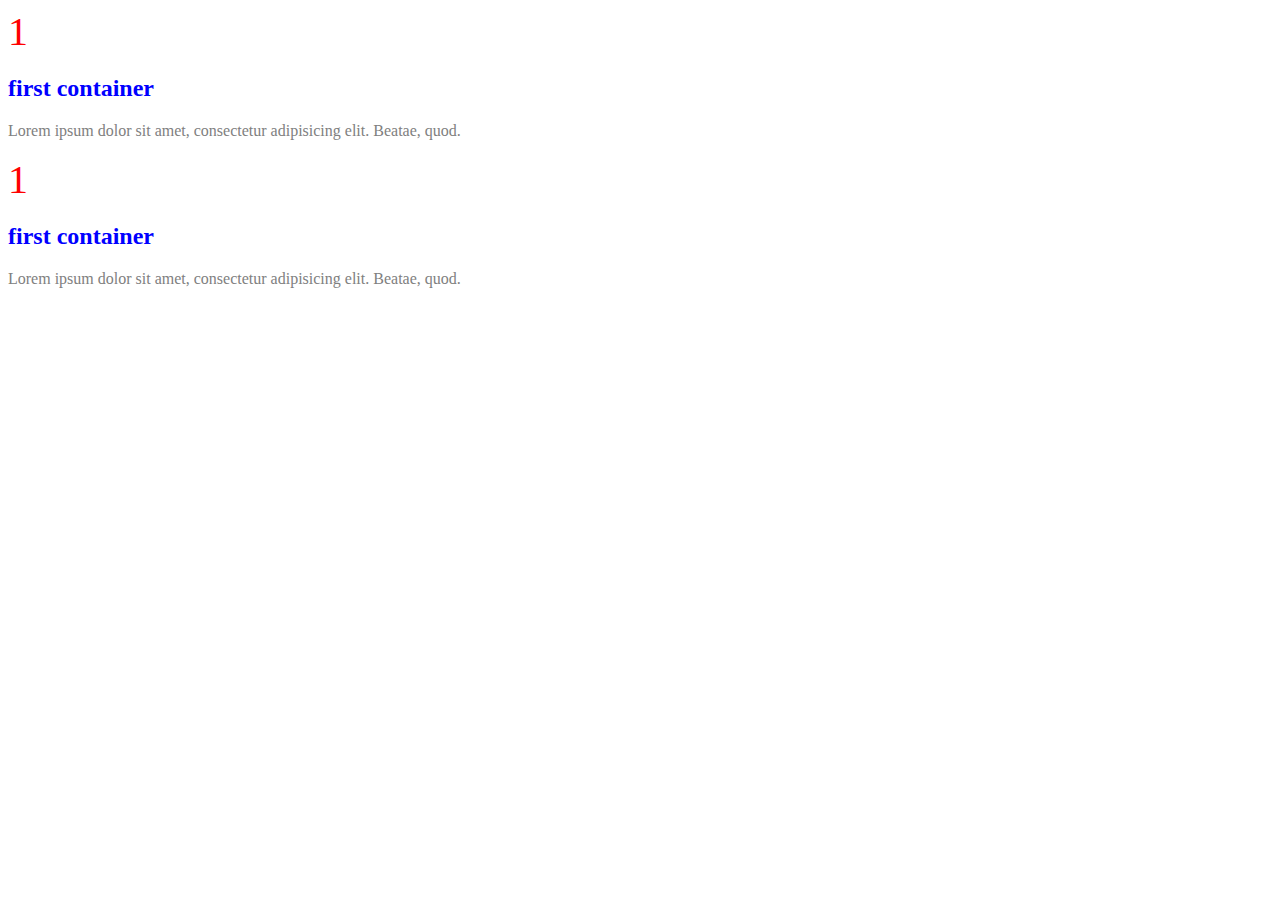
<file: 01-css-fundamentals_basic/index.html>
<html>
<head>
  <meta charset="UTF-8">
  <meta name="viewport" content="width=device-width, initial-scale=1.0">
  <meta http-equiv="X-UA-Compatible" content="ie=edge">
  <title>CSS Fundamentals</title>
  <link rel="stylesheet" href="./main.css">
</head>
<body>
  <!-- first container -->
   <div class="container">
     <span class="icon">1</span>
     <h2 id="title">first container</h2>
     <p>Lorem ipsum dolor sit amet, consectetur adipisicing elit. Beatae, quod.</p>
   </div>
   <!-- end of first container -->
   <!-- second container -->
    <div class="container">
      <span class="icon">1</span>
      <h2 id="title">first container</h2>
      <p>Lorem ipsum dolor sit amet, consectetur adipisicing elit. Beatae, quod.</p>
    </div>
    <!-- end of second container -->
</body>
</html>
</file>
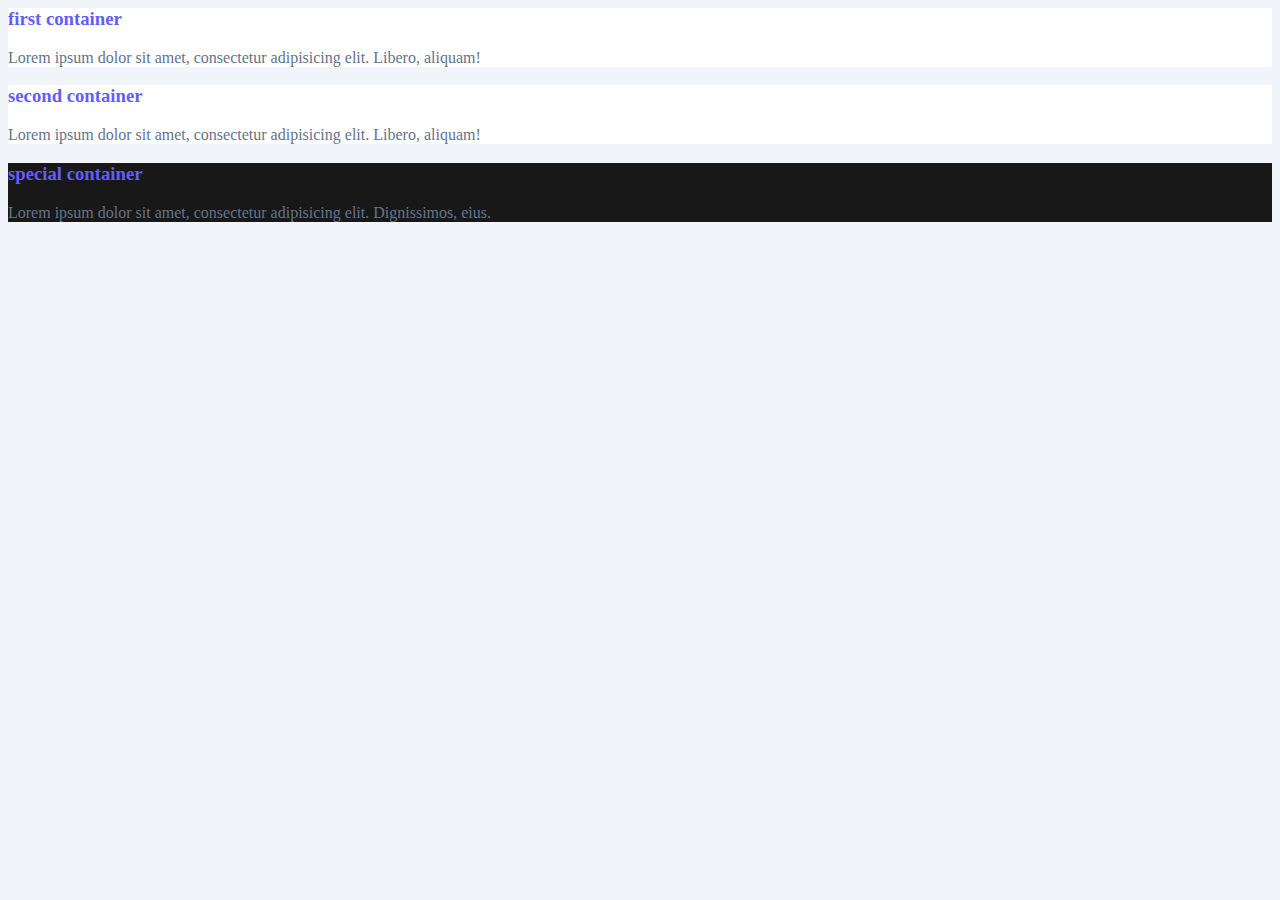
<file: 02-css-colors-project/index.html>
<html>
<head>
  <meta charset="UTF-8">
  <meta name="viewport" content="width=device-width, initial-scale=1.0">
  <meta http-equiv="X-UA-Compatible" content="ie=edge">
  <link rel="stylesheet" href="./main.css">
  <title>Final Colors</title>
</head>
<body>
  <!-- first container -->
  <div class=container>
<h3>first container</h3>
<p>Lorem ipsum dolor sit amet, consectetur adipisicing elit. Libero, aliquam!</p>
</div>
<!-- end of first container -->
<!-- second container -->
<div class=container>
<h3>second container</h3>
<p>Lorem ipsum dolor sit amet, consectetur adipisicing elit. Libero, aliquam!</p>
</div>
<!-- end of second container -->
<!-- special container -->
<div class="container special-container">
<h3>special container</h3>
<p>Lorem ipsum dolor sit amet, consectetur adipisicing elit. Dignissimos, eius.</p>
</div>
<!-- end of special container -->
</body>
</html>
</file>
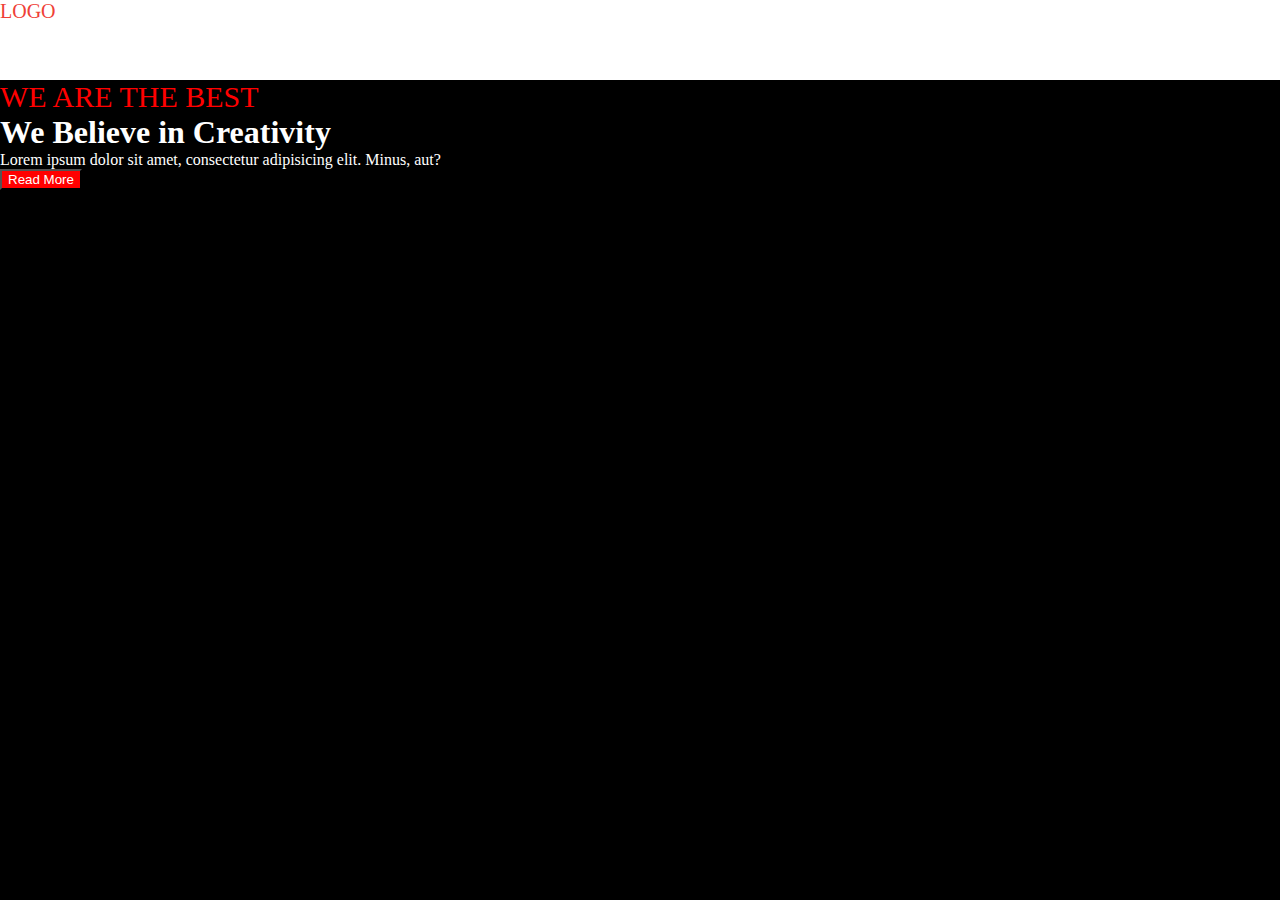
<file: 03-css-units-project/index.html>
<html>
<head>
  <meta charset="UTF-8">
  <meta name="viewport" content="width=device-width, initial-scale=1.0">
  <meta http-equiv="X-UA-Compatible" content="ie=edge">
  <link rel="stylesheet" href="./main.css">
  <title>Units Project</title>
</head>
<body>
  <!-- start of navbar -->
<div id="navbar"><span class="logo">logo</span></div>
<!-- end of navbar -->

<!-- start of hero -->
<div class="hero"><span>WE ARE THE BEST</span>
<h1>We Believe in Creativity</h1>
<p>Lorem ipsum dolor sit amet, consectetur adipisicing elit. Minus, aut?</p>
<button class="hero-btn">Read More</button>
</div>
<!-- end of hero -->
</body>
</html>
</file>
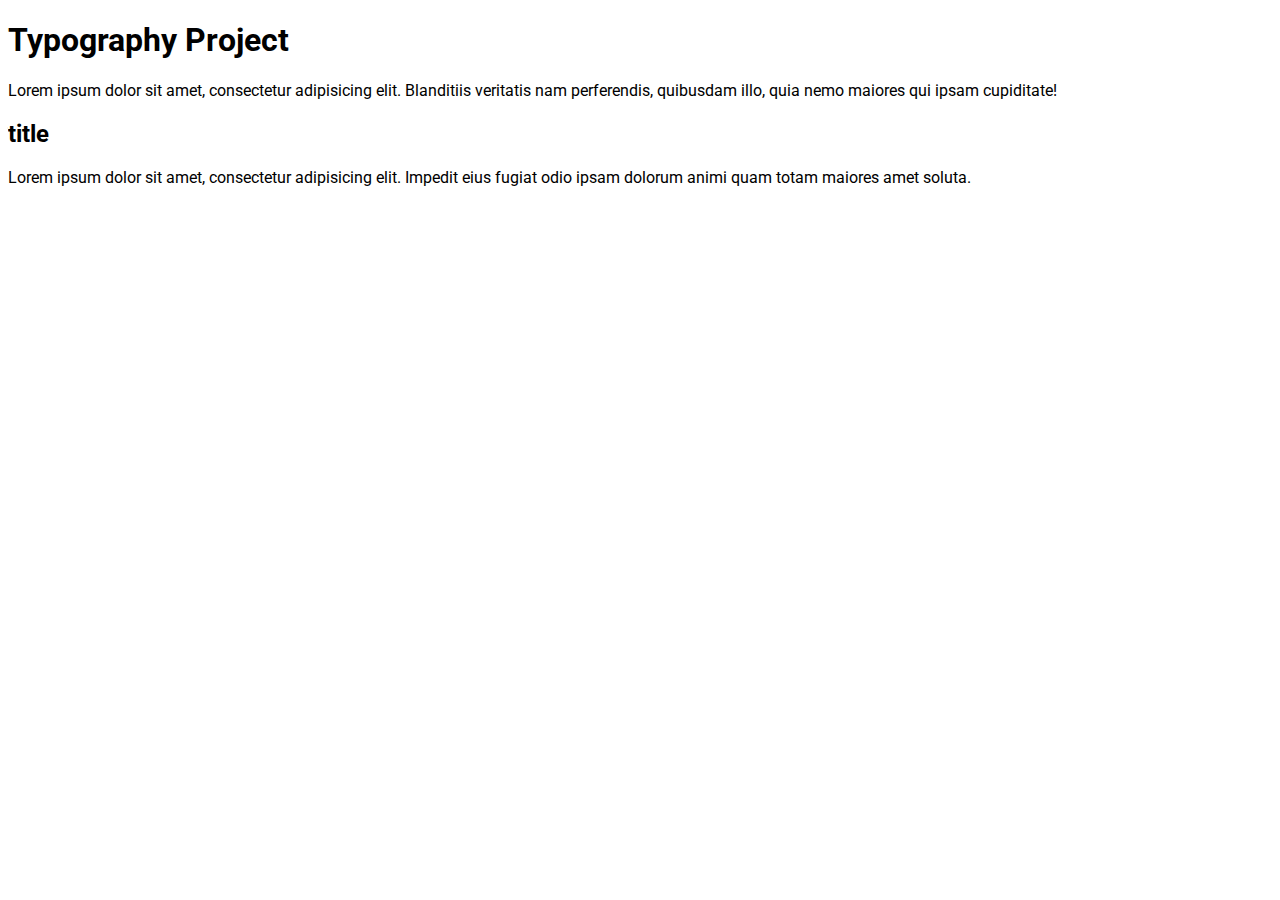
<file: 04-css-typography-project/index.html>
<!DOCTYPE html>
<html>
  <head>
    <meta charset="UTF-8" />
    <meta name="viewport" content="width=device-width, initial-scale=1.0" />
    <meta http-equiv="X-UA-Compatible" content="ie=edge" />
    <title>Typography Project</title>
    <!-- google fonts -->
    <link rel="preconnect" href="https://fonts.googleapis.com" />
    <link rel="preconnect" href="https://fonts.gstatic.com" crossorigin />
    <link
      href="https://fonts.googleapis.com/css2?family=Permanent+Marker&family=Roboto:wght@400;700&display=swap"
      rel="stylesheet"
    />
    <!-- styles -->
    <link rel="stylesheet" href="./main.css" />
  </head>
  <body>
    <h1>Typography Project</h1>
    <p>
      Lorem ipsum dolor sit amet, consectetur adipisicing elit. Blanditiis
      veritatis nam perferendis, quibusdam illo, quia nemo maiores qui ipsam
      cupiditate!
    </p>
    <div class="container">
      <h2>title</h2>
      <p>
        Lorem ipsum dolor sit amet, consectetur adipisicing elit. Impedit eius
        fugiat odio ipsam dolorum animi quam totam maiores amet soluta.
      </p>
    </div>
  </body>
</html>
</file>
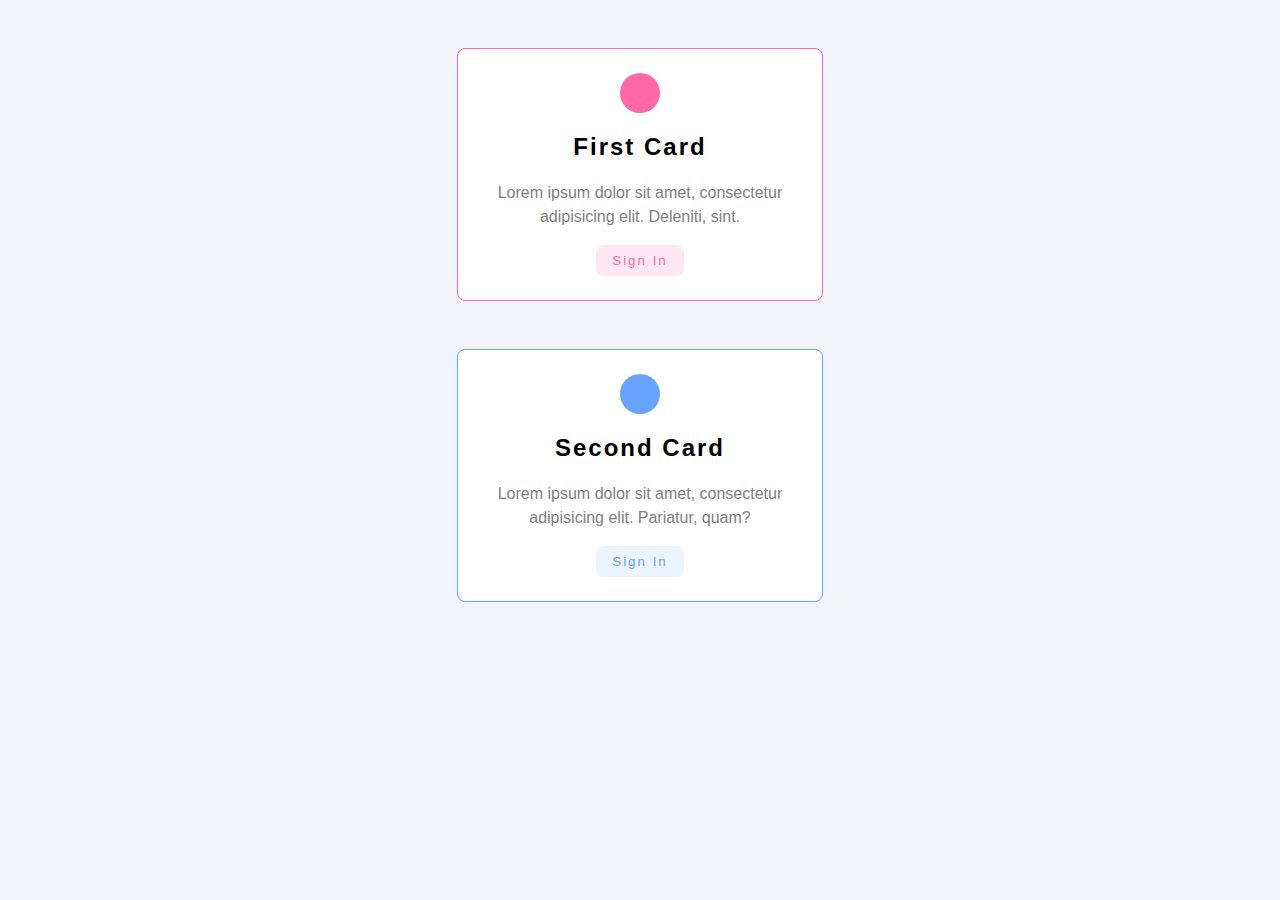
<file: 05-css-box-model-project/index.html>
<!DOCTYPE html>
<html>
  <head>
    <meta charset="UTF-8" />
    <meta name="viewport" content="width=device-width, initial-scale=1.0" />
    <meta http-equiv="X-UA-Compatible" content="ie=edge" />
    <title>CSS Box Model Project</title>
    <link rel="stylesheet" href="./main.css" />
  </head>
  <body>
    <!-- First Card -->
    <div class="card card-1">
      <div class="icon"></div>
      <h2 class="title">first card</h2>
      <p class="text">
        Lorem ipsum dolor sit amet, consectetur adipisicing elit. Deleniti,
        sint.
      </p>
      <button class="btn btn-pink">sign in</button>
    </div>
    <!-- End of First Card -->

    <!-- Second Card -->
    <div class="card card-2">
      <div class="icon"></div>
      <h2 class="title">second card</h2>
      <p class="text">
        Lorem ipsum dolor sit amet, consectetur adipisicing elit. Pariatur,
        quam?
      </p>
      <button class="btn btn-blue">sign in</button>
    </div>
    <!-- End of Second Card -->
  </body>
</html>
</file>
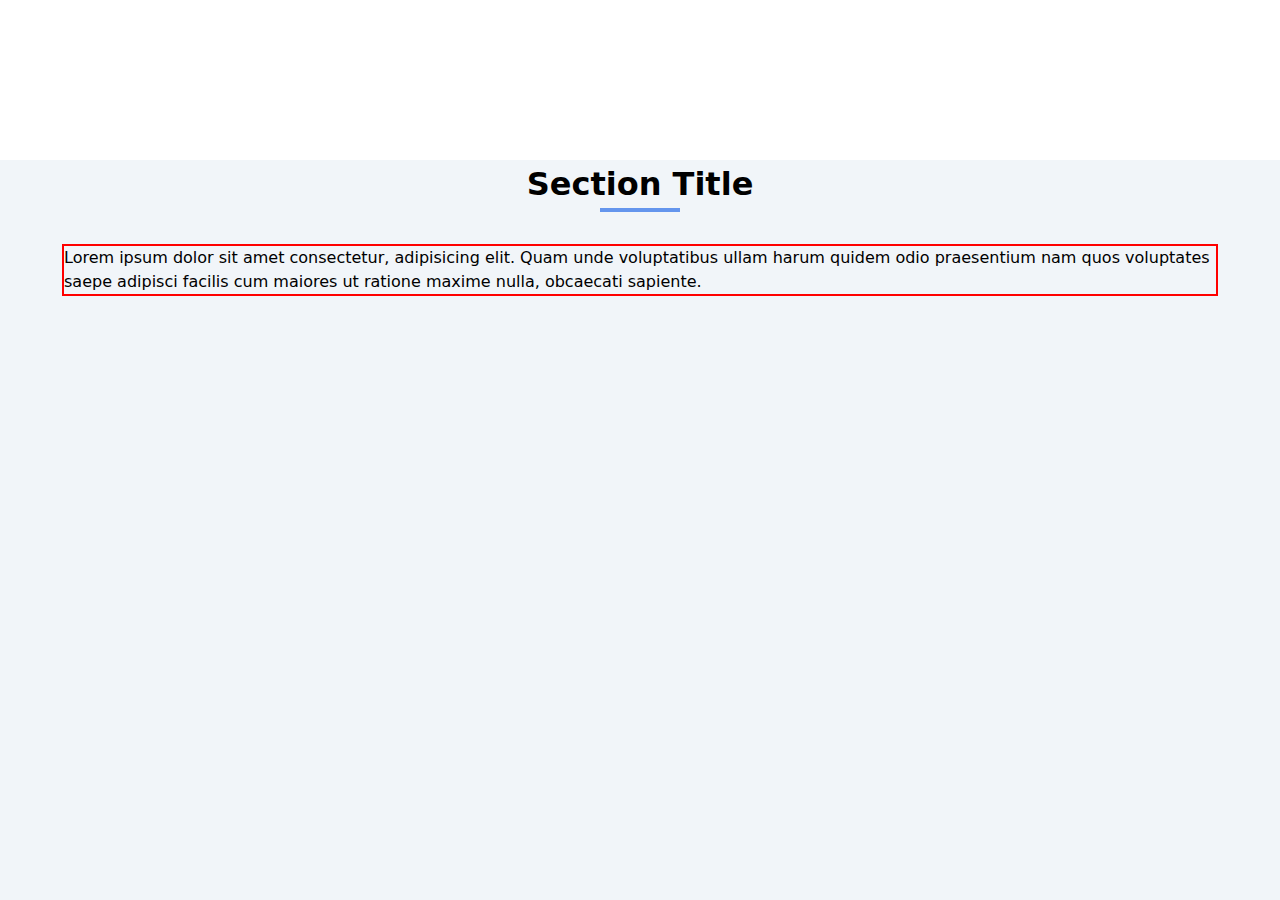
<file: 06-css-display-project/index.html>
<!DOCTYPE html>
<html lang="en">
  <head>
    <meta charset="UTF-8" />
    <meta http-equiv="X-UA-Compatible" content="IE=edge" />
    <meta name="viewport" content="width=device-width, initial-scale=1.0" />
    <link rel="stylesheet" href="main.css" />
    <title>Display Property Project</title>
  </head>
  <body>
    <!-- section -->
    <div class="section"></div>
    <!-- section title -->
    <div class="section-title">
      <h1>section title</h1>
      <div class="title-underline"></div>
    </div>
    <!-- end of section title -->

    <!-- section center -->
    <div class="section-center">
      <p>
        Lorem ipsum dolor sit amet consectetur, adipisicing elit. Quam unde
        voluptatibus ullam harum quidem odio praesentium nam quos voluptates
        saepe adipisci facilis cum maiores ut ratione maxime nulla, obcaecati
        sapiente.
      </p>
    </div>
    <!-- end of section center -->
  </body>
</html>
</file>
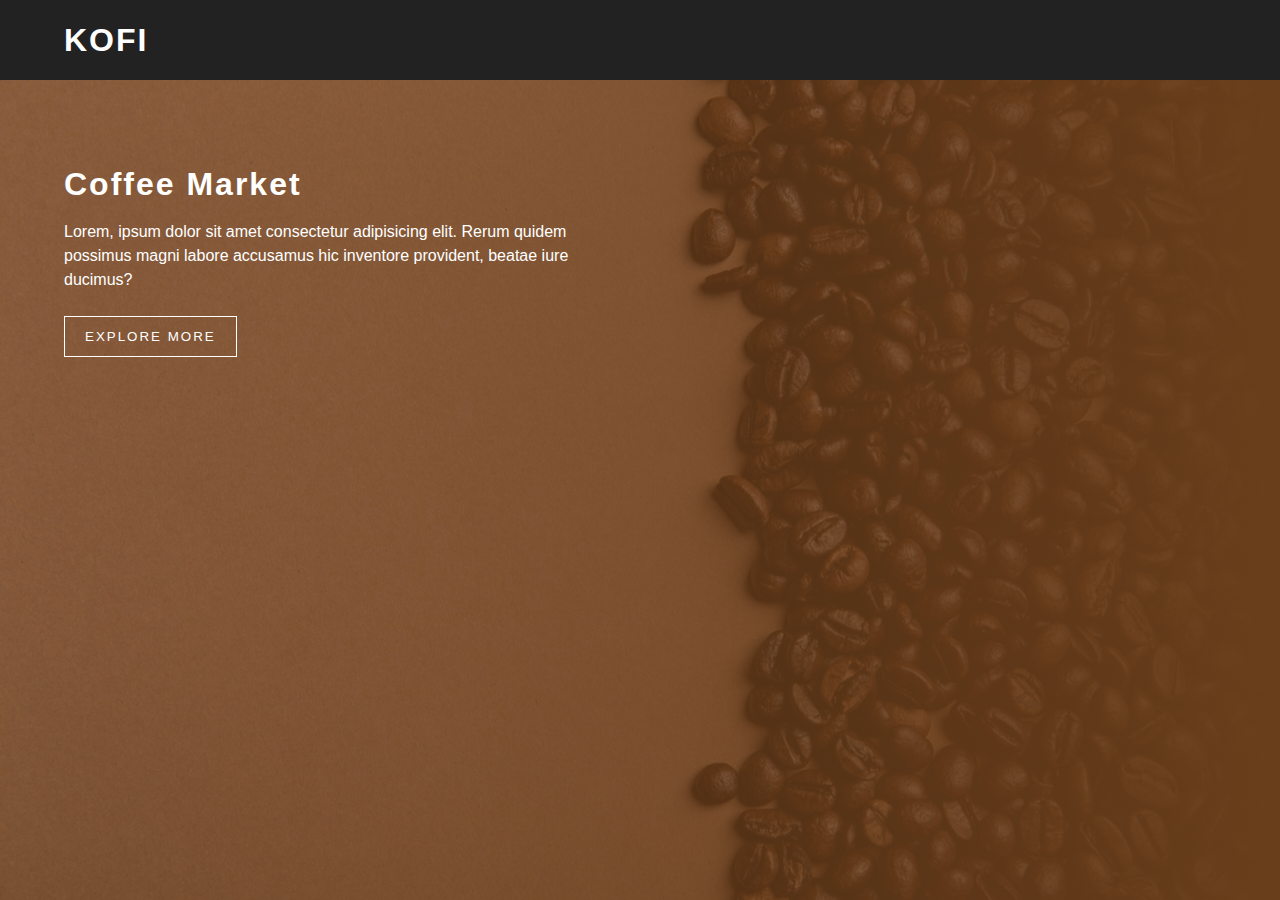
<file: 07-background-image-project/index.html>
<!DOCTYPE html>
<html lang="en">
  <head>
    <meta charset="UTF-8" />
    <meta http-equiv="X-UA-Compatible" content="IE=edge" />
    <meta name="viewport" content="width=device-width, initial-scale=1.0" />
    <title>Background Images Project</title>
    <link rel="stylesheet" href="./main.css" />
  </head>
  <body>
    <!-- nav -->
    <div class="nav">
      <div class="nav-center">
        <span class="nav-title">kofi</span>
      </div>
    </div>
    <!-- hero -->
    <div class="hero">
      <div class="hero-center">
        <h1>coffee market</h1>
        <p>
          Lorem, ipsum dolor sit amet consectetur adipisicing elit. Rerum quidem
          possimus magni labore accusamus hic inventore provident, beatae iure
          ducimus?
        </p>
        <button class="hero-btn">explore more</button>
      </div>
    </div>
  </body>
</html>
</file>
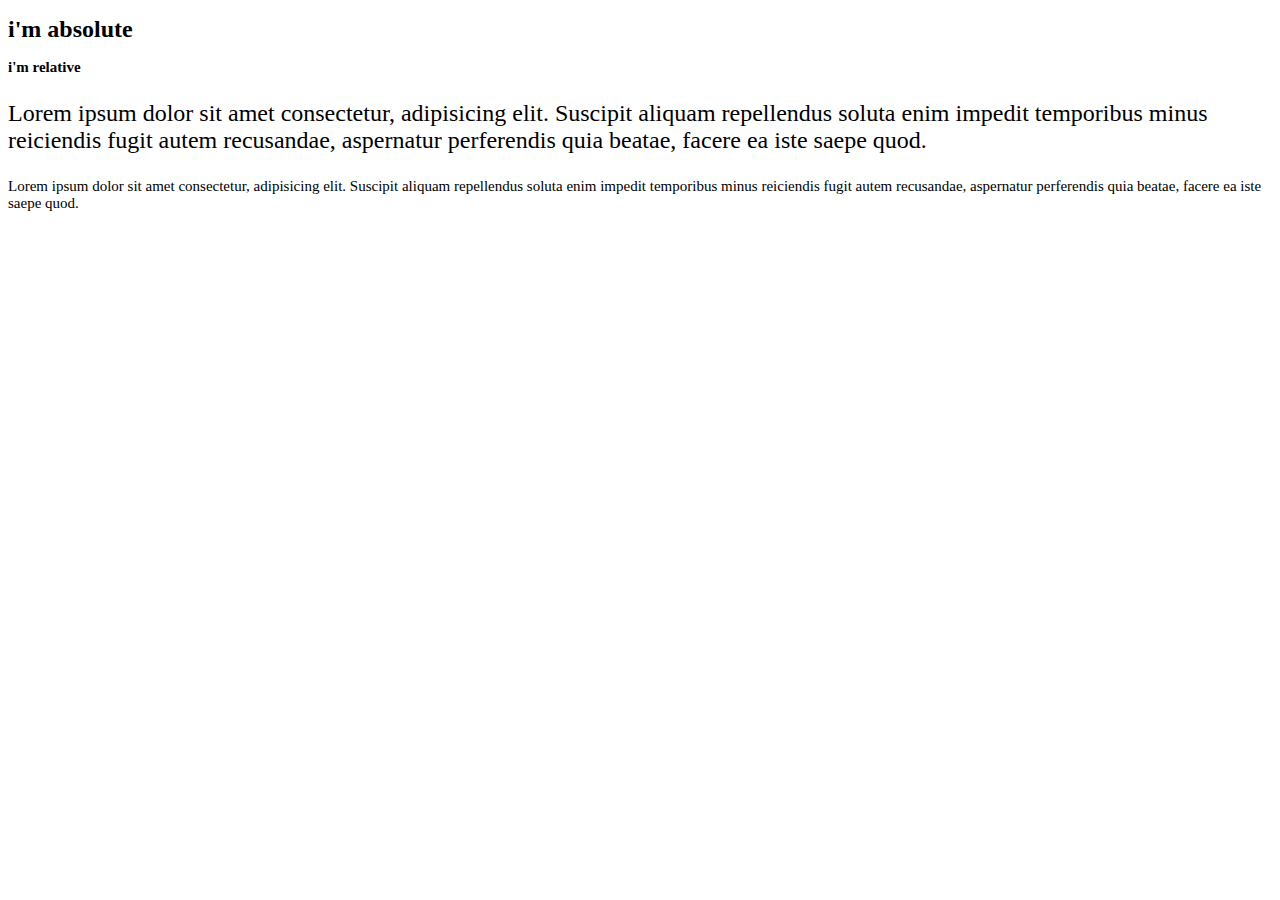
<file: 09-css-animation-project/index.html>
<!DOCTYPE html>
<html lang="en">
  <head>
    <meta charset="UTF-8" />
    <meta http-equiv="X-UA-Compatible" content="IE=edge" />
    <meta name="viewport" content="width=device-width, initial-scale=1.0" />
    <title>CSS Animation Project</title>
    <link rel="stylesheet" href="main.css" />
  </head>
  <body>
    <h1 class="absolute">i'm absolute</h1>
    <h1 class="relative">i'm relative</h1>
    <p class="absolute">
      Lorem ipsum dolor sit amet consectetur, adipisicing elit. Suscipit aliquam
      repellendus soluta enim impedit temporibus minus reiciendis fugit autem
      recusandae, aspernatur perferendis quia beatae, facere ea iste saepe quod.
    </p>
    <p class="relative">
      Lorem ipsum dolor sit amet consectetur, adipisicing elit. Suscipit aliquam
      repellendus soluta enim impedit temporibus minus reiciendis fugit autem
      recusandae, aspernatur perferendis quia beatae, facere ea iste saepe quod.
    </p>
  </body>
</html>
</file>
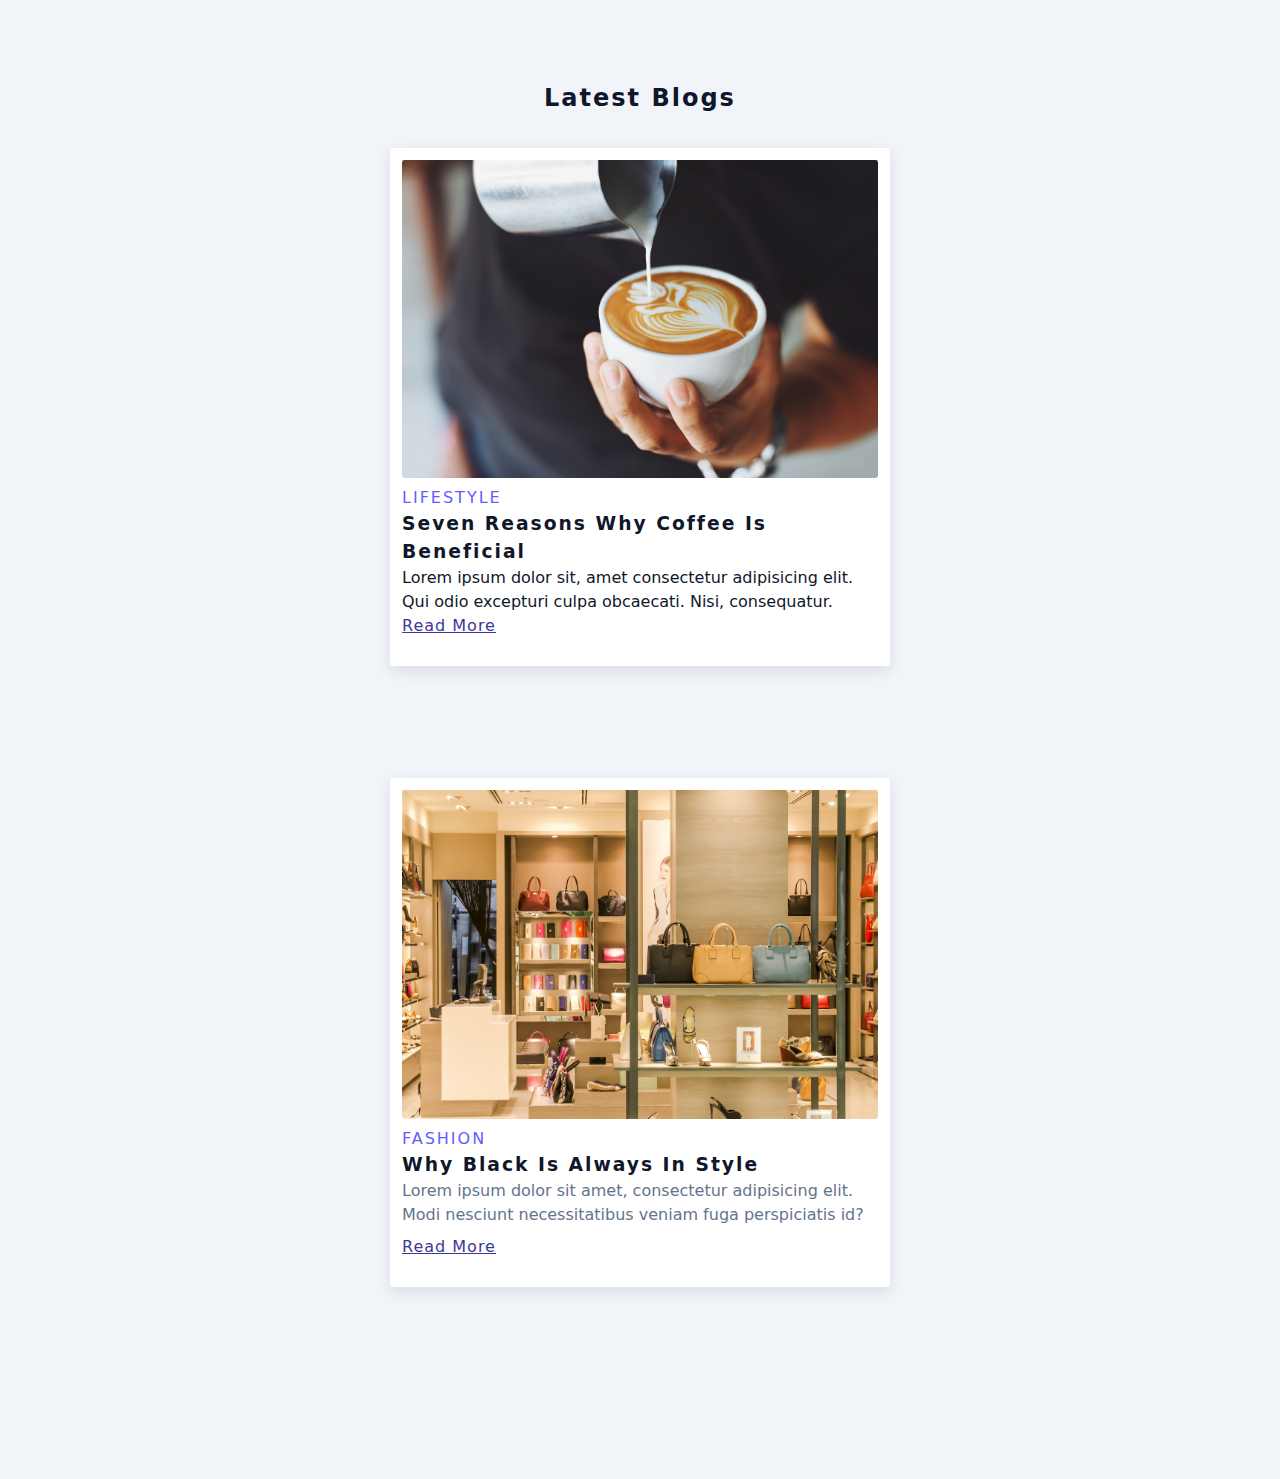
<file: 10-css-cards-project/index.html>
<!DOCTYPE html>
<html lang="en">
  <head>
    <meta charset="UTF-8" />
    <meta http-equiv="X-UA-Compatible" content="IE=edge" />
    <meta name="viewport" content="width=device-width, initial-scale=1.0" />
    <title>Cards Project</title>
    <!-- icons -->
    <link
      rel="stylesheet"
      href="https://cdnjs.cloudflare.com/ajax/libs/font-awesome/6.1.2/css/all.min.css"
      integrity="sha512-1sCRPdkRXhBV2PBLUdRb4tMg1w2YPf37qatUFeS7zlBy7jJI8Lf4VHwWfZZfpXtYSLy85pkm9GaYVYMfw5BC1A=="
      crossorigin="anonymous"
      referrerpolicy="no-referrer"
    />
    <!-- main.css -->
    <link rel="stylesheet" href="main.css" />
  </head>
  <body>
    <!-- blog section -->
    <section class="blogs">
      <!-- section title -->
      <div class="section-title">
        <h2>latest blogs</h2>
      </div>
      <!-- end of section title -->
      <!-- blogs center -->
      <div class="blogs-center">
        <!-- first blog -->
        <article class="blog">
          <img src="./assets/coffee.jpg" alt="" class="img blog-img" />
          <div class="blog-content">
            <span
              >lifestyle <i class="fa-solid fa-mug-hot"></i></span>
            <h3>seven reasons why coffee is beneficial</h3>
            Lorem ipsum dolor sit, amet consectetur adipisicing elit. Qui odio
            excepturi culpa obcaecati. Nisi, consequatur.
            <a href="#">read more</a>
          </div>
          <!-- end of blogs center -->
        </article>
        <!-- end of first blog -->
    <!-- blog section -->
    <section class="blogs">
      <!-- blogs center -->
      <div class="blogs-center">
        <!-- second blog -->
        <article class="blog">
          <img src="./assets/fashion.jpg" alt="" class="img blog-img" />
          <div class="blog-content">
            <span
              >fashion 
              <i class="fa-solid fa-shirt"></i
            ></span>
            <h3>why black is always in style</h3>
            <p>Lorem ipsum dolor sit amet, consectetur adipisicing elit. Modi nesciunt necessitatibus veniam fuga perspiciatis id?</p>
            <a href="#">read more</a>
          </div>
          <!-- end of blogs center -->
        </article>
        <!-- end of second blog -->
      </div>
    </section>
  </body>
</html>
</file>
<file: 01-css-fundamentals_basic/main.css>
.icon {
  color:red;
  font-size: 40px;
}

#title {
  color: blue;
}

.container p {
  color: grey;
}
</file>
<file: 02-css-colors-project/main.css>
body {
  background: #f1f5f9;
}

/* h3 {
  color: #645cff;
} */

/* in case you don't have a class attached to your div */

div h3 {
  color:#645cff;
}

.container {
  background: #fff;
}

p {
  color: #64748b;
}

.special-container {
  background: rgba(0, 0, 0, 0.9);
}
</file>
<file: 03-css-units-project/main.css>
/* Selector for all Elements */

* {
  margin: 0;
}

#navbar {
  background: #fff;
  height: 5rem;
}

.logo {
  text-transform: uppercase;
  font-size: 20px;
  color: #ef4036;
}

.hero {
  min-height: calc(100vh - 5rem);
  background: black;
  color: white;
}

.hero span {
  color: red;
  font-size: 30px;
}

.hero-btn {
  background: red;
  color: white;
}
</file>
<file: 04-css-typography-project/main.css>
/* Google Fonts and System Fonts */

/* @import url("https://fonts.googleapis.com/css2?family=Mr+Dafoe&family=Roboto:wght@400;700&display=swap"); */

/*
system fonts - a font that's already installed on the device of the user/client


-- advantages --

- fast load times
- less headaches
- project will look completely different

"-apple-system, BlinkMacSystemFont" - system of font on apple devices


"Segoe UI" - Used on Windows Systems
"Roboto" - System Font for Android Devices

font-weight - this is how thick or thin characters in text should be
font-style - this sets font style for a text

text-align - responsible for the alignment of the text (Specifies the horizontal alignment of text)
text-indent - The text-indent property is used to specify the indentation of the first line of a text

line-height - If number *(multiplied) by font size (The line-height property is used to specify the space between lines)
letter-spacing - The letter-spacing property is used to specify the space between the characters in a text
word-spacing - The word-spacing property is used to specify the space between the words in a text
white-space - Specifies how to handle white-space inside an element
text-transform - 	Controls the capitalization of text
text-decoration - Sets all the text-decoration properties in one declaration
text-decoration-color -	Specifies the color of the text-decoration
text-decoration-line - Specifies the kind of text decoration to be used (underline, overline, etc.)
text-decoration-style -	Specifies the style of the text decoration (solid, dotted, etc.)
text-decoration-thickness -	Specifies the thickness of the text decoration line
text-shadow - The text-shadow property adds shadow to text. In its simplest use, you only specify the horizontal shadow (2px) and the vertical shadow (2px)

**Important** The text-decoration property is a shorthand property for:

text-decoration-line (required)
text-decoration-color (optional)
text-decoration-style (optional)
text-decoration-thickness (optional)

*/

/* body {
  font-family: "Roboto", sans-serif;
}

.container {
}

h1,
h2 {
  font-family: "Mr Dafoe", cursive;
} */

body {
  font-family: -apple-system, BlinkMacSystemFont, "Segoe UI", Roboto, Oxygen,
    Ubuntu, Cantarell, "Open Sans", "Helvetica Neue", sans-serif;
}
</file>
<file: 05-css-box-model-project/main.css>
/* * {
  margin: 0;
}

h1,
p {
  color: white;
}

h1 { */
/* background: red;
  padding: 20px 20px;
  margin: 3rem; */

/* border-style: solid;
  border-width: 10px;
  border-color: chartreuse; */
/* border-bottom: 0.5rem dotted blue; */
/* }

p {
  background: blue;
  border: 1rem dashed red;
  margin: 4rem 4px 50px 10px;
  padding: 5px 20px 50px 40px;
} */

/* h1,
p {
  color: white;
}

h1 {
  background: red;
  padding: 15px;
  border: 15px solid black;
  border-radius: 30px;
}

p {
  background: blue;
  padding: 15px;
  border: 7px dotted green;
  border-radius: 50%;
  margin-top: -5px;
} */

/* Box Model Basics */

/* .links {
  margin: 3rem;
}

a {
  background: #689f3f;
  text-decoration: none;
  padding: 1.2rem 1.5rem;
  color: #222;
  text-transform: uppercase;
  margin: 0 20px;
}

#one {
  border: 0.2rem solid #222;
  outline: 0.2rem solid red;
  outline-offset: -10px;
}

#two {
  outline-width: 0.2rem;
  outline-color: #222;
  outline-style: solid;
  outline-offset: -10px;
} */

/* Main CSS Box Model Project */

/* * {
  margin: 10px;
} */

/* Project Colors

- light grey #f1f5f9
- white #fff
- light pink #ffe8f1
- dark pink #ff69a6
- light blue #ecf4ff
- dark blue #68a3ff

 */

body {
  font-family: -apple-system, BlinkMacSystemFont, "Segoe UI", Roboto, Oxygen,
    Ubuntu, Cantarell, "Open Sans", "Helvetica Neue", sans-serif;
  background: #f1f5f9;
}

.card {
  background: #fff;
  padding: 1.5rem 2rem;
  text-align: center;
  margin: 3rem;
  max-width: 300px;
  border-radius: 0.5rem;
  border: 1px solid transparent;
  margin: 3rem auto;
}

.card-1 {
  border-color: #ff69a6;
}

.icon {
  width: 40px;
  height: 40px;
  /* background: red; */
  border-radius: 50%;
  margin: 0 auto;
}

.card-1 .icon {
  background: #ff69a6;
}

.title {
  text-transform: capitalize;
  letter-spacing: 2px;
}

.text {
  line-height: 1.5;
  color: grey;
}

.btn {
  text-transform: capitalize;
  border: transparent;
  border-radius: 0.5rem;
  padding: 0.5rem 1rem;
  letter-spacing: 2px;
}

.btn-pink {
  background: #ffe8f1;
  color: #ff69a6;
}

.btn-blue {
  background: #ecf4ff;
  color: #68a3ff;
}

.card-2 .icon {
  background: #68a3ff;
}

.card-2 {
  border-color: #68a3ff;
}
</file>
<file: 06-css-display-project/main.css>
* {
  margin: 0;
}

body {
  background: white;
  font-family: system-ui, -apple-system, BlinkMacSystemFont, "Segoe UI", Roboto,
    Oxygen, Ubuntu, Cantarell, "Open Sans", "Helvetica Neue", sans-serif;
  background: #f1f5f9;
  line-height: 1.5;
}

.section {
  padding: 5rem 0;
  background: #fff;
}

.section-title {
  text-align: center;
  text-transform: capitalize;
}

.title-underline {
  height: 0.25rem;
  width: 5rem;
  background-color: cornflowerblue;
  margin: 0 auto;
  margin-bottom: 2rem;
}

.section-center {
  width: 90vw;
  margin: 0 auto;
  border: 2px solid red;
  max-width: 1170px;
}
</file>
<file: 07-background-image-project/main.css>
* {
  margin: 0;
  padding: 0;
  box-sizing: border-box;
}

body {
  font-family: -apple-system, BlinkMacSystemFont, "Segoe UI", Roboto, Oxygen,
    Ubuntu, Cantarell, "Open Sans", "Helvetica Neue", sans-serif;
  line-height: 1.5;
}

.nav {
  height: 5rem;
  background: #222;
  padding: 1rem 0;
}

.nav-title {
  font-size: 2rem;
  text-transform: uppercase;
  font-weight: 700;
  color: #fff;
  letter-spacing: 2px;
}

.nav-center {
  width: 90vw;
  max-width: 1170px;
  margin: 0 auto;
  /* border: 2px solid red;
  padding-left: 2rem; */
}

.hero {
  background: linear-gradient(
      to right,
      rgba(105, 62, 27, 0.5),
      rgba(105, 62, 27, 1)
    ),
    url("./hero-bcg.jpg") center/cover;
  min-height: calc(100vh - 5rem);
}

.hero-center {
  width: 90vw;
  max-width: 1170px;
  margin: 0 auto;
  padding: 5rem 0;
  color: #fff;
}

.hero-center h1 {
  letter-spacing: 2px;
  text-transform: capitalize;
  margin-bottom: 0.75rem;
}
.hero-center p {
  margin-bottom: 1.5rem;
  max-width: 35em;
}
.hero-btn {
  background: transparent;
  border: 1px solid #fff;
  padding: 0.75rem 1.25rem;
  text-transform: uppercase;
  color: #fff;
  letter-spacing: 2px;
}
</file>
<file: 09-css-animation-project/main.css>
/* 
   :hover - use for hover effects
   :link - unvisited links with href
   :visited - visited links
   :active - as the user clicks
   a - all links
   :root - root element of the document, 
   higher specificity html element
   general styles
   CSS variables
*/

:root {
  font-size: 10px;
}

.absolute {
  font-size: 24px;
}

.relative {
  font-size: 1.5rem;
}
</file>
<file: 10-css-cards-project/main.css>
:root {
  --primary-color: #645cff;
  --primary-dark: #3c3799;
  --grey-light: #f1f5f9;
  --grey: #64748b;
  --grey-dark: #0f172a;
  --fluid-width: 90vw;
  --max-width: 1170px;
  --black: #222;
  --white: #fff;
  --letter-spacing: 2px;
  --border-radius: 0.15rem;
  --shadow-light: 0 5px 15px rgba(0, 0, 0, 0.1);
  --shadow-dark: 0 5px 15px rgba(0, 0, 0, 0.2);
  --transition: 0.3s ease-in-out all;
}

* {
  margin: 0;
  padding: 0;
  box-sizing: border-box;
}

body {
  font-family: system-ui, -apple-system, BlinkMacSystemFont, "Segoe UI", Roboto,
    Oxygen, Ubuntu, Cantarell, "Open Sans", "Helvetica Neue", sans-serif;
  line-height: 1.5;
  background: var(--grey-light);
  color: var(--grey-dark);
}

.img {
  width: 100%;
  display: block;
  object-fit: cover;
}

.blogs {
  padding: 5rem 0;
}

.section-title {
  text-align: center;
  text-transform: capitalize;
  letter-spacing: var(--letter-spacing);
  margin-bottom: 2rem;
}

.blogs-center {
  width: var(--fluid-width);
  max-width: var(--max-width);
  margin: 0 auto;
  max-width: 500px;
}

.blog {
  background: var(--white);
  padding: 0.75rem;
  border-radius: var(--border-radius);
  box-shadow: var(--shadow-light);
  transition: var(--transition);
  margin-bottom: 2rem;
}

blog:hover {
  box-shadow: var(--shadow-dark);
}

.blog-img {
  border-radius: var(--border-radius);
  margin-bottom: 0.5rem;
}

/* img {
  width: 100%;
  display: block;
  object-fit: cover;
} */

.blog-content {
  padding-bottom: 1rem;
}

.blog-content span {
  text-transform: uppercase;
  color: var(--primary-color);
  letter-spacing: var(--letter-spacing);
  font-weight: 500;
}

.blog-content h3 {
  text-transform: capitalize;
  letter-spacing: var(--letter-spacing);
}

.blog-content p {
  color: var(--grey);
  margin-bottom: 0.5rem;
}

.blog-content a {
  text-transform: capitalize;
  color: var(--primary-dark);
  letter-spacing: 1px;
  font-weight: 500;
}
</file>
